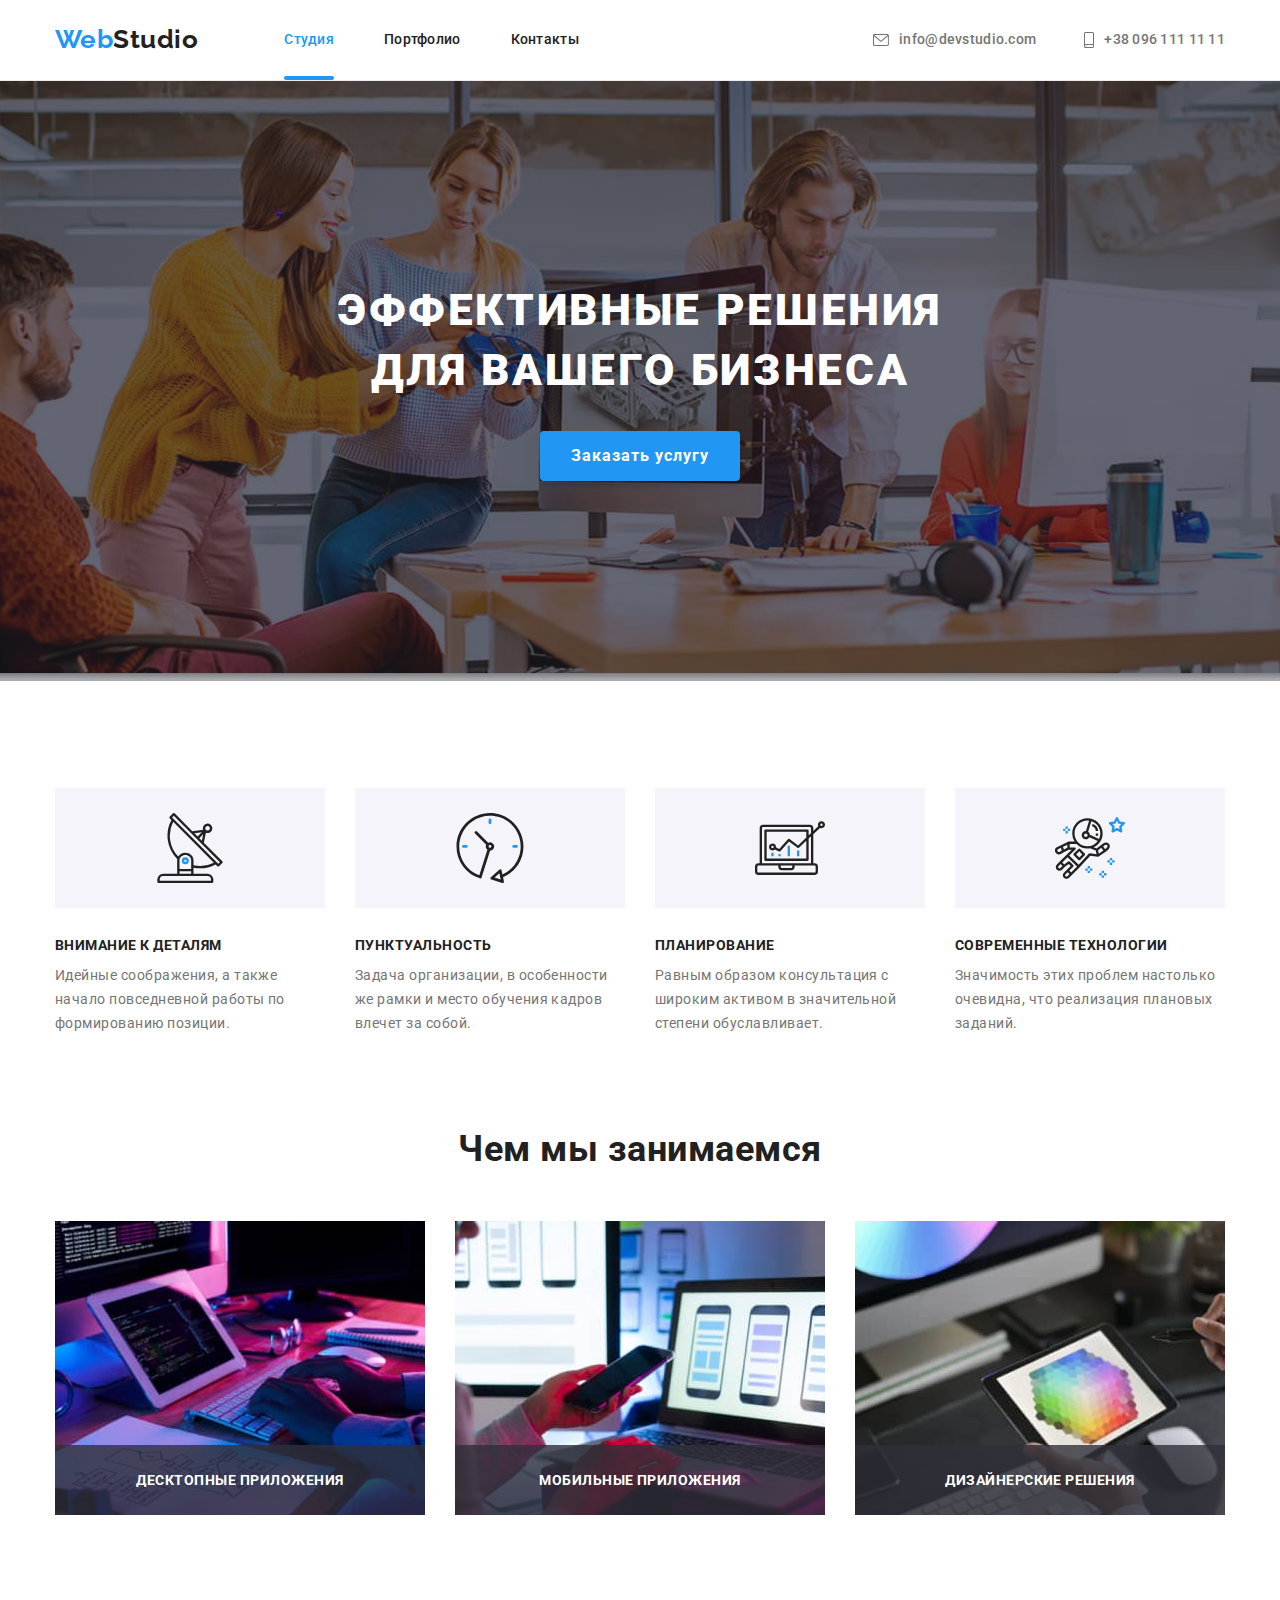
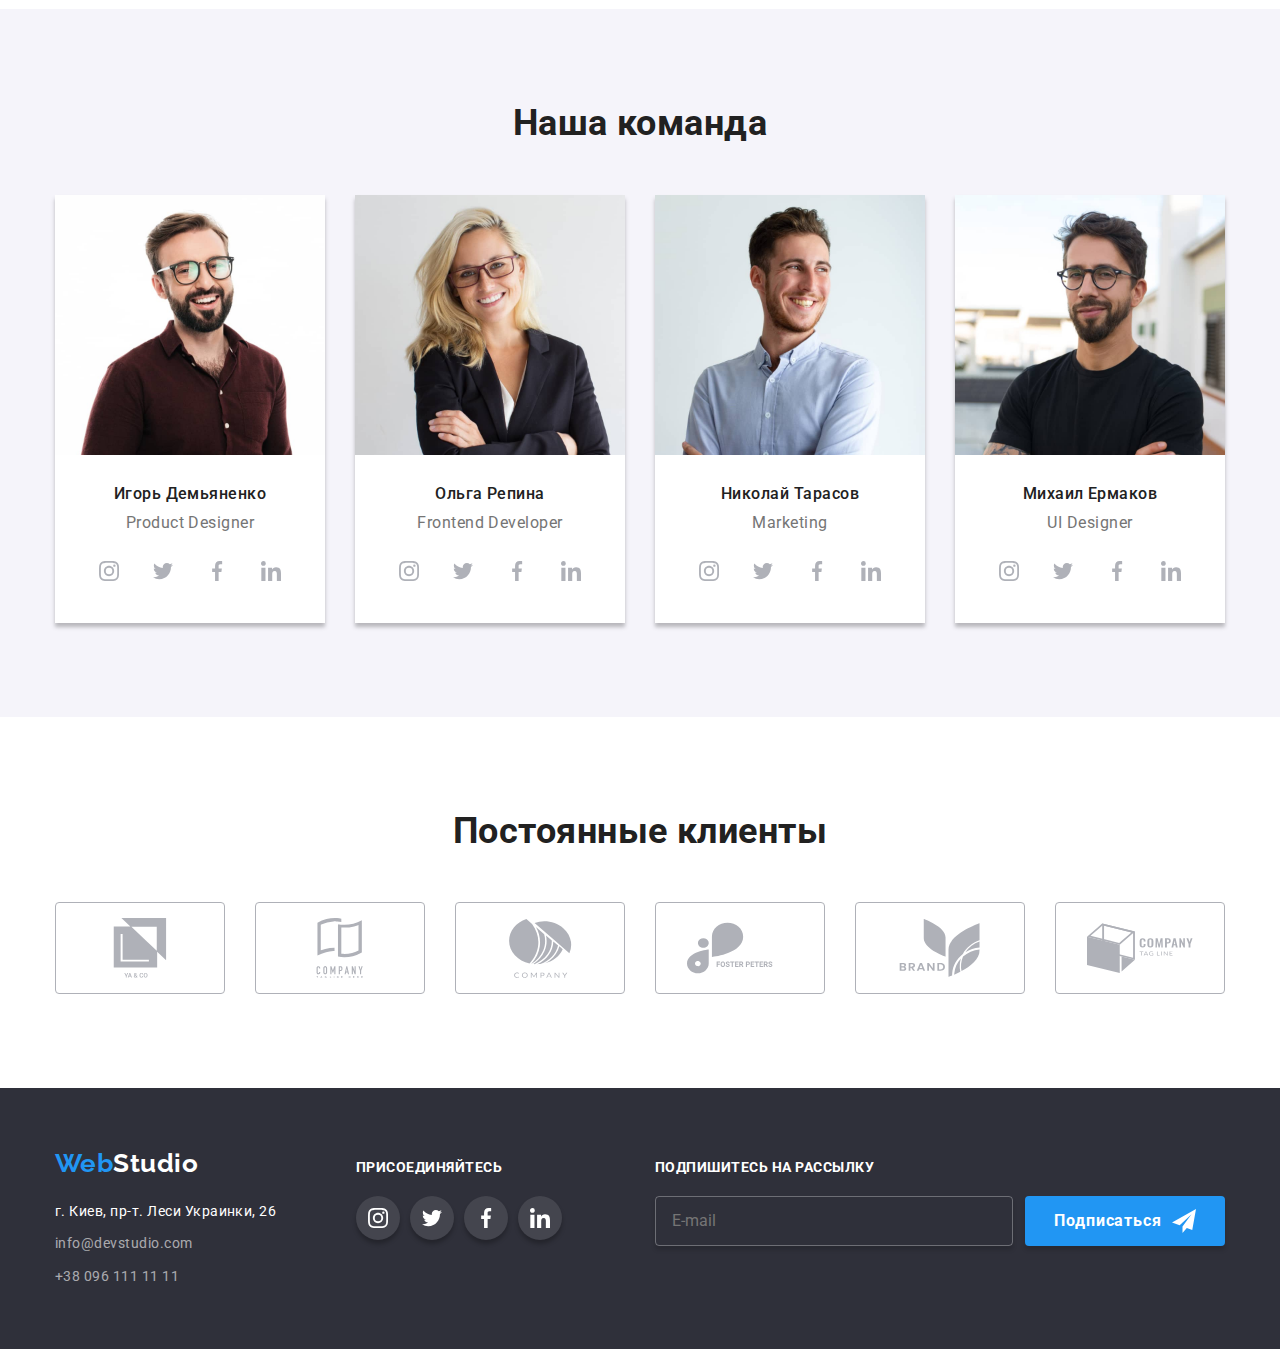
<file: index.html>
<!DOCTYPE html>
<html lang="ru">
    <head>
        <meta charset="UTF-8" />
        <meta http-equiv="X-UA-Compatible" content="IE=edge" />
        <meta name="viewport" content="width=device-width, initial-scale=1.0" />
        <title>Студия</title>
        <link rel="preconnect" href="https://fonts.googleapis.com">
        <link rel="preconnect" href="https://fonts.gstatic.com" crossorigin>
        <link href="https://fonts.googleapis.com/css2?family=Raleway:wght@700&family=Roboto:wght@400;500;700;900&display=swap" rel="stylesheet">
        <link rel="stylesheet" href="https://cdnjs.cloudflare.com/ajax/libs/modern-normalize/1.1.0/modern-normalize.min.css">
        <link rel="stylesheet" href="./css/main.min.css">
    </head>

    <body>

        <!--Шапка страницы-->

    <header class="header">
        <div class="container">
            <div class="header__container">
                <nav class="navigation">
                
                    <a class="logo header__logo link " href="./index.html">
                        Web<span class="logo--black">Studio</span>
                    </a>
    
                    <ul class="navigation__list list">
                        <li class="navigation__item">
                            <a class="navigation__link navigation__link--current  link" href="./index.html" >
                                Студия
                            </a>
                        </li>
    
                        <li class="navigation__item">
                            <a class="navigation__link link" href="./portfolio.html" >
                                Портфолио
                            </a>
                        </li>
    
                        <li class="navigation__item">
                            <a class="navigation__link link" href="" >
                                Контакты
                            </a>
                        </li>
                    </ul>

                </nav>
                
                <ul class="header__contacts-list list">
                    <li class="header__contacts-item">
                        <a class="header__contacts-link link" href="mailto:info@devstudio.com" >
                            <svg class="header__envelope-icon" width="16" height="12">
                                <use href="./images/icons.svg#envelope"></use>
                            </svg>info@devstudio.com
                        </a>
                    </li>
                    <li class="header__contacts-item">
                        <a class="header__contacts-link link" href="tel:+380961111111" >
                            <svg class="header__phone-icon" width="10" height="16">
                                <use href="./images/icons.svg#smartphone"></use>
                            </svg>+38 096 111 11 11
                        </a>
                    </li>
                </ul>

            </div>
        </div>
    </header>

        <!--Основной контент-->

        <main>

        <!--Первая секция-->
            
            <section class="hero">
                <div class="hero__container">
                    <h1 class="hero__title">Эффективные решения для вашего бизнеса</h1>
                    <button class="btn btn--big" data-modal-open type="button">Заказать услугу</button>
                </div>
            </section>

        <!--Вторая секция-->

            <section class="benefits">
                <div class="container">
                    <div class="benefits__content">
                        <h2 class="visually-hidden" tabindex="-1">Наши преимущества</h2> <!--Скрытый заголовок-->

                    <ul class=" benefits__list list">
                        <li class="benefits__item">
                            <article class="benefits-card">
                                <div class="benefits-card__icon-box">
                                    <svg class="benefits-card__icon">
                                        <use xlink:href="./images/icons.svg#workflow-1"></use>
                                    </svg>
                                </div>
                                <h3 class="benefits-card__subtitle">Внимание к деталям</h3>
                                <p class="benefits-card__text">
                                    Идейные соображения, а также начало повседневной работы по
                                    формированию позиции.
                                </p>
                            </article>
                            
                        </li>

                        <li class="benefits__item">
                            <article class="benefits-card">
                                <div class="benefits-card__icon-box">
                                    <svg class="benefits-card__icon">
                                        <use xlink:href="./images/icons.svg#workflow-2"></use>
                                    </svg>
                                </div>
                                <h3 class="benefits-card__subtitle">Пунктуальность</h3>
                                <p class="benefits-card__text">
                                    Задача организации, в особенности же рамки и место обучения кадров
                                    влечет за собой.
                                </p>
                            </article>
                            
                        </li>

                        <li class="benefits__item">
                            <article class="benefits-card">
                                <div class="benefits-card__icon-box">
                                    <svg class="benefits-card__icon">
                                        <use xlink:href="./images/icons.svg#workflow-3"></use>
                                    </svg>
                                </div>
                                <h3 class="benefits-card__subtitle">Планирование</h3>
                                <p class="benefits-card__text">
                                    Равным образом консультация с широким активом в значительной
                                    степени обуславливает.
                                </p>
                            </article>
                                
                        </li>

                        <li class="benefits__item">
                            <article class="benefits-card">
                                <div class="benefits-card__icon-box">
                                    <svg class="benefits-card__icon">
                                        <use xlink:href="./images/icons.svg#workflow-4"></use>
                                    </svg>
                                </div>
                                <h3 class="benefits-card__subtitle">Современные технологии</h3>
                                <p class="benefits-card__text">
                                    Значимость этих проблем настолько очевидна, что реализация
                                    плановых заданий.
                                </p>
                            </article>
                            
                        </li>
                    </ul>
                    </div>
                    
                </div>
            </section>
            
        <!--Третья секция-->
            
            <section class="what-we-do">
                <div class="container">
                    <div class="what-we-do__content">
                        <h2 class="title what-we-do__title">Чем мы занимаемся</h2>

                        <ul class="what-we-do__list list">
                            <li class="what-we-do__item">
                                <article class="activity">
                                    <img src="./images/what-we-do-1.jpg" alt="Программист пишет код на клавиатуре" width="370"/>
                                    <div class="activity__overlay">
                                        <p class="activity__text">Десктопные приложения</p>
                                    </div>
                                </article>
                            </li>

                            <li class="what-we-do__item">
                                <article class="activity">
                                    <img src="./images/what-we-do-2.jpg" alt="Тестировщик проверяет изображение на телефоне" width="370"/>
                                    <div class="activity__overlay">
                                        <p class="activity__text">Мобильные приложения</p>
                                    </div>
                                </article>
                            </li>

                            <li class="what-we-do__item">
                                <article class="activity">
                                    <img src="./images/what-we-do-3.jpg" alt="Палитра цветов в виде ромба на экране планшета" width="370" />
                                    <div class="activity__overlay">
                                        <p class="activity__text">Дизайнерские решения</p>
                                    </div>
                                </article>
                            </li>
                        </ul>
                    </div>
                    
                </div>
            </section>

        <!--Четвертая секция-->

            <section class="team">
                <div class="container">
                    <div class="team__content">
                        <h2 class=" title team__title">Наша команда</h2>
                        <ul class="team__list list">
                        
                            <li class="team__item">
                                <article class="person">
                                        <img src="./images/team-member1.jpg" alt="Фотография продукт дизайнера" width="270"/>
                                
                                    <div class="person__meta">
                                        <h3 class="person__name">Игорь Демьяненко</h3>
                                        <p class="person__position" lang="en">Product Designer</p>
                                
                                            
                                            <div class="communications">
                                                <ul class="communications__list list">    
                                                    <li class="communications__item">
                                                        <a class="communications__link" href="">
                                                            <svg class="communications__icon">    
                                                                <use xlink:href="./images/icons.svg#instagram"></use>
                                                            </svg>  
                                                        </a>  
                                                    </li>
                
                                                    <li class="communications__item">
                                                        <a class="communications__link" href="">
                                                            <svg class="communications__icon">
                                                                <use xlink:href="./images/icons.svg#twitter"></use>
                                                            </svg>
                                                        </a>
                                                    </li>
                
                                                    <li class="communications__item">
                                                        <a class="communications__link" href="">
                                                            <svg class="communications__icon">
                                                                <use xlink:href="./images/icons.svg#facebook"></use>
                
                                                            </svg>
                                                        </a>
                                                    </li>
                
                                                    <li class="communications__item">
                                                        <a class="communications__link" href="">
                                                            <svg class="communications__icon">
                                                                <use xlink:href="./images/icons.svg#linkedin"></use>
                                                            </svg>
                                                        </a>
                                                    </li>
                                                </ul>
                                            </div>
                                    </div>
                                </article>
                            </li>
                            
                            <li class="team__item">
                                <article class="person">
                                    <img src="./images/team-member2.jpg" alt="Фотография фронтенд разработчика" width="270"/>

                                <div class="person__meta">
                                    <h3 class="person__name">Ольга Репина</h3>
                                    <p class="person__position" lang="en">Frontend Developer</p>
                                    
                                    <div class="communications">

                                        <ul class="communications__list list">    
                                            <li class="communications__item">
                                                <a class="communications__link" href="">
                                                    <svg class="communications__icon">    
                                                        <use xlink:href="./images/icons.svg#instagram"></use>
                                                    </svg>  
                                                </a>  
                                            </li>
        
                                            <li class="communications__item">
                                                <a class="communications__link" href="">
                                                    <svg class="communications__icon">
                                                        <use xlink:href="./images/icons.svg#twitter"></use>
                                                    </svg>
                                                </a>
                                            </li>
        
                                            <li class="communications__item">
                                                <a class="communications__link" href="">
                                                    <svg class="communications__icon">
                                                        <use xlink:href="./images/icons.svg#facebook"></use>
        
                                                    </svg>
                                                </a>
                                            </li>
        
                                            <li class="communications__item">
                                                <a class="communications__link" href="">
                                                    <svg class="communications__icon">
                                                        <use xlink:href="./images/icons.svg#linkedin"></use>
                                                    </svg>
                                                </a>
                                            </li>
                                        </ul>
                                    </div>

                                </div>
                                </article>
                                    
                            </li>
                            
                            <li class="team__item">
                                <article class="person">
                                    <img src="./images/team-member3.jpg" alt="Фотография маркетолога" width="270"/>
                                
                                    <div class="person__meta">
                                        <h3 class="person__name">Николай Тарасов</h3>
                                        <p class="person__position" lang="en">Marketing</p>
                                        
                                        <div class="communications">
                                            <ul class="communications__list list">    
                                                <li class="communications__item">
                                                    <a class="communications__link" href="">
                                                        <svg class="communications__icon">    
                                                            <use xlink:href="./images/icons.svg#instagram"></use>
                                                        </svg>  
                                                    </a>  
                                                </li>
            
                                                <li class="communications__item">
                                                    <a class="communications__link" href="">
                                                        <svg class="communications__icon">
                                                            <use xlink:href="./images/icons.svg#twitter"></use>
                                                        </svg>
                                                    </a>
                                                </li>
            
                                                <li class="communications__item">
                                                    <a class="communications__link" href="">
                                                        <svg class="communications__icon">
                                                            <use xlink:href="./images/icons.svg#facebook"></use>
            
                                                        </svg>
                                                    </a>
                                                </li>
            
                                                <li class="communications__item">
                                                    <a class="communications__link" href="">
                                                        <svg class="communications__icon">
                                                            <use xlink:href="./images/icons.svg#linkedin"></use>
                                                        </svg>
                                                    </a>
                                                </li>
                                            </ul>
                                        </div>
                                    </div>
                                </article>

                            </li>
                            
                            <li class="team__item">
                                <article class="person">
                                    <img src="./images/team-member4.jpg" alt="Фотография дизайнера" width="270"/>
                                    <div class="person__meta">
                                        <h3 class="person__name">Михаил Ермаков</h3>
                                        <p class="person__position" lang="en">UI Designer</p>
                                        
                                        <div class="communications">
                                            <ul class="communications__list list">    
                                                <li class="communications__item">
                                                    <a class="communications__link" href="">
                                                        <svg class="communications__icon">    
                                                            <use xlink:href="./images/icons.svg#instagram"></use>
                                                        </svg>  
                                                    </a>  
                                                </li>

                                                <li class="communications__item">
                                                    <a class="communications__link" href="">
                                                        <svg class="communications__icon">
                                                            <use xlink:href="./images/icons.svg#twitter"></use>
                                                        </svg>
                                                    </a>
                                                </li>

                                                <li class="communications__item">
                                                    <a class="communications__link" href="">
                                                        <svg class="communications__icon">
                                                            <use xlink:href="./images/icons.svg#facebook"></use>

                                                        </svg>
                                                    </a>
                                                </li>

                                                <li class="communications__item">
                                                    <a class="communications__link" href="">
                                                        <svg class="communications__icon">
                                                            <use xlink:href="./images/icons.svg#linkedin"></use>
                                                        </svg>
                                                    </a>
                                                </li>
                                            </ul>
                                        </div>    
                                        
                                    </div>
                                </article>
                                
                            </li>
                        </ul>
                    </div>
                </div>
            </section>

                        <!-- Пятая секция -->

            <section class="clients">
                <div class="container">
                    <div class="clients__content">

                        <h2 class="title clients__title">Постоянные клиенты</h2>

                        <ul class="clients__list list">
                            <li class="clients__item">
                                <a class="clients__link" href="">
                                    <svg class="clients__icon">
                                        <use xlink:href="./images/icons.svg#clients-1"></use>
                                    </svg>
                                </a>
                            </li>
                            <li class="clients__item">
                                <a class="clients__link" href="">
                                    <svg class="clients__icon">
                                        <use xlink:href="./images/icons.svg#clients-2"/>
                                    </svg>
                                </a>
                            </li>
                            <li class="clients__item">
                                <a class="clients__link" href="">
                                    <svg class="clients__icon" width="160" height="60">
                                        <use xlink:href="./images/icons.svg#clients-3"/>
                                    </svg>
                                </a>
                            </li>
                            <li class="clients__item">
                                <a class="clients__link" href="">
                                    <svg class="clients__icon">
                                        <use xlink:href="./images/icons.svg#clients-4"/>
                                    </svg>
                                </a>
                            </li>
                            <li class="clients__item">
                                <a class="clients__link" href="">
                                    <svg class="clients__icon">
                                        <use xlink:href="./images/icons.svg#clients-5"/>
                                    </svg>
                                </a>
                            </li>
                            <li class="clients__item">
                                <a class="clients__link" href="">

                                    <svg class="clients__icon">
                                        <use xlink:href="./images/icons.svg#clients-6"/>
                                    </svg>

                                </a>
                            </li>
                        </ul>
                    </div>
                    

                </div>
            </section>

        </main>

        <!--Подвал страницы-->


    <footer class="footer">

        <div class="footer__container container">
            
            <div>
                
                <a class="logo footer__logo link" href="./index.html">
                    Web<span class="logo--white">Studio</span></a>
                        
                <address class="footer__address">
                    <p class="footer__address-text">г. Киев, пр-т. Леси Украинки, 26</p>
                    <ul class="footer__address-list list">
                        <li class="footer__address-item">
                            <a class="footer__address-link link" href="mailto:info@devstudio.com">info@devstudio.com</a>
                        </li>
                        <li class="footer__address-item">
                            <a class="footer__address-link link" href="tel:+380961111111">+38 096 111 11 11</a>
                        </li>
        
                    </ul>
                </address>
            </div>

            <div class="footer__join-us">

                <p class="footer__join-us-text">Присоединяйтесь</p>

                    <div class="communications">

                        <ul class="communications__list list">    
                            <li class="communications__item">
                                <a class="communications__link footer__communications--dark" href="">
                                    <svg class="communications__icon">    
                                        <use xlink:href="./images/icons.svg#instagram"></use>
                                    </svg>  
                                </a>  
                            </li>

                            <li class="communications__item">
                                <a class="communications__link footer__communications--dark" href="">
                                    <svg class="communications__icon">
                                        <use xlink:href="./images/icons.svg#twitter"></use>
                                    </svg>
                                </a>
                            </li>

                            <li class="communications__item">
                                <a class="communications__link footer__communications--dark" href="">
                                    <svg class="communications__icon">
                                        <use xlink:href="./images/icons.svg#facebook"></use>

                                    </svg>
                                </a>
                            </li>

                            <li class="communications__item">
                                <a class="communications__link footer__communications--dark" href="">
                                    <svg class="communications__icon">
                                        <use xlink:href="./images/icons.svg#linkedin"></use>
                                    </svg>
                                </a>
                            </li>
                        </ul>
                    </div>
            </div>

            <div class="footer__subscribe">
                <p class="footer__subscribe-text">Подпишитесь на рассылку</p>
                
                <form class="footer__subscribe-form">
                    <input class="footer__subscribe-input" type="email" name="email" placeholder="E-mail">
                    <button class="btn btn--big footer__subscribe-button" type="submit">Подписаться
                        <svg class="footer__subscribe-icon" width="24" height="24">
                            <use xlink:href="./images/icons.svg#icon-send"/>
                        </svg>
                    </button>
                </form>
            </div>

        </div>            
    </footer>

        <div class="backdrop is-hidden" data-modal>
            <div class="modal">
                
                <p class="modal__text">Оставьте свои данные, мы вам перезвоним</p>
                
                <form class="modal__form">

                        <label class="modal__form-field">
                            <input class="modal__form-input" type="text" name="name" placeholder=" " autocomplete="off">
                            <span class="modal__form-label">Имя</span>
                            <svg class="modal__form-icon" width="18" height="18">
                                <use xlink:href="./images/icons.svg#modal-name"/>
                            </svg>
                        </label>

                        <label class="modal__form-field">
                            <input class="modal__form-input" type="tel" name="tel" placeholder=" " autocomplete="off">
                            <span class="modal__form-label">Телефон</span>
                            <svg class="modal__form-icon" width="18" height="18">
                                <use xlink:href="./images/icons.svg#modal-phone"></use>
                            </svg>
                        </label>

                        <label class="modal__form-field">
                            <input class="modal__form-input" type="email" name="email" placeholder=" " autocomplete="off">
                            <span class="modal__form-label">Почта</span>
                            <svg class="modal__form-icon" width="18" height="18">
                                <use xlink:href="./images/icons.svg#modal-mail"></use>
                            </svg>
                        </label>

                        <label class="modal__form-field">
                            <textarea class="modal__form-comment" placeholder="Введите текст" name="comment" rows="10"></textarea>
                            <span class="modal__form-comment-label">Комментарий</span>
                        </label>


                        <label class="modal__form-checkbox">
                            <input class="modal__form-checkbox-input" type="checkbox">
                        
                            <svg class="modal__form-empty-icon" width="16px" height="15px">
                                <use xlink:href="./images/icons.svg#empty-check"/>
                            </svg>

                            <svg class="modal__form-checkbox-icon" width="16px" height="15px">
                                <use xlink:href="./images/icons.svg#checkmark"></use>
                            </svg>
                    
                            <span class="modal__form-checkbox-label">Соглашаюсь с рассылкой и принимаю</span>
                            <a class="modal__form-license" href="">Условия договора</a>
                            
                        </label>
                    

                        <button class="btn btn--big" type="submit">
                            Отправить
                        </button>
                </form>

                <button class="modal__close-btn" data-modal-close>
                    <svg class="modal__close-icon">
                        <use xlink:href="./images/icons.svg#close-icon"/>
                    </svg>
                </button>

            </div>
        </div>
        <script src="./scripts/modal.js"></script>
    </body>

</html>
</file>
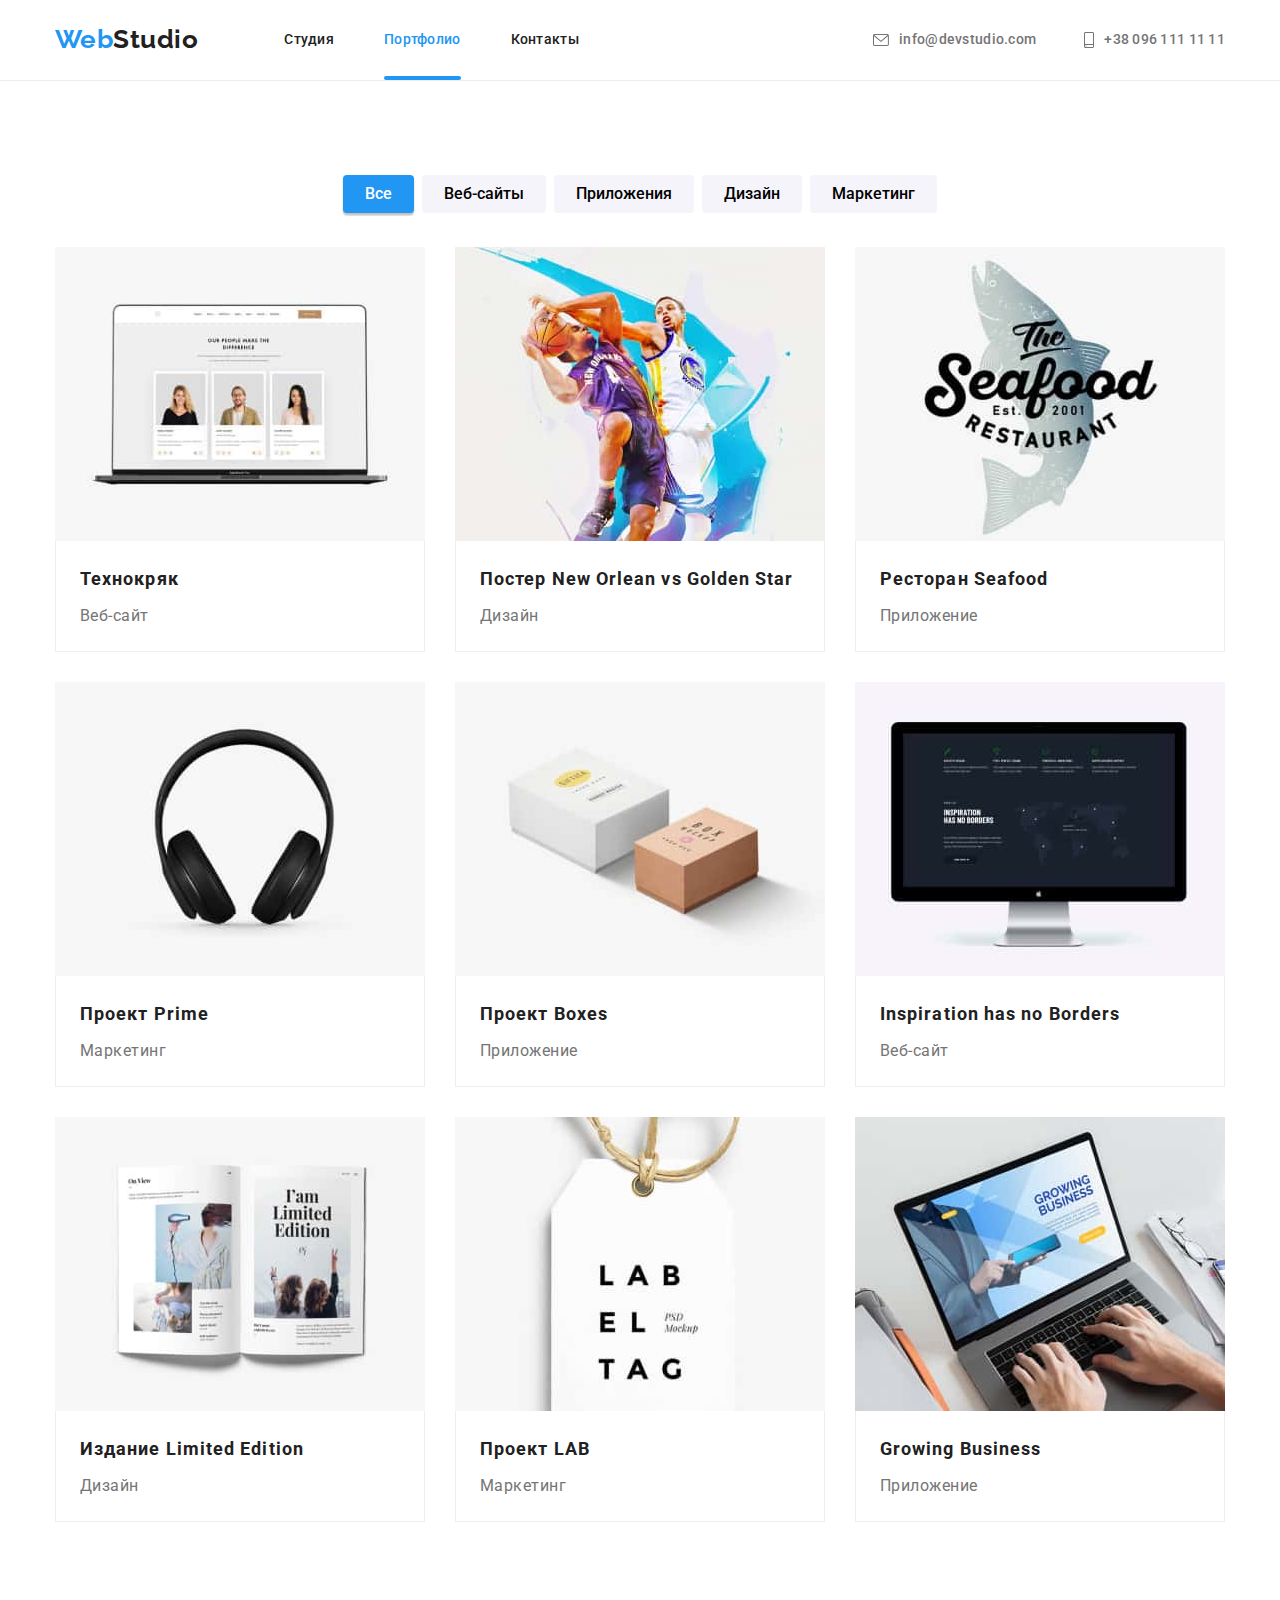
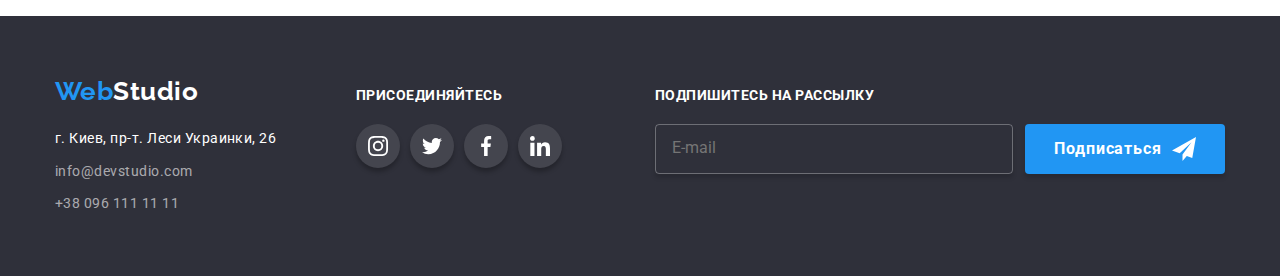
<file: portfolio.html>
<!DOCTYPE html>
<html lang="ru">
<head>
    <meta charset="UTF-8">
    <meta http-equiv="X-UA-Compatible" content="IE=edge">
    <meta name="viewport" content="width=device-width, initial-scale=1.0">
    <title>Портфолио</title>
    <link rel="preconnect" href="https://fonts.googleapis.com">
    <link rel="preconnect" href="https://fonts.gstatic.com" crossorigin>
    <link href="https://fonts.googleapis.com/css2?family=Raleway:wght@700&family=Roboto:wght@400;500;700;900&display=swap" rel="stylesheet">
    <link rel="stylesheet" href="https://cdnjs.cloudflare.com/ajax/libs/modern-normalize/1.1.0/modern-normalize.min.css">
    <link rel="stylesheet" href="./css/main.min.css">
</head>

<body>

                    <!--Шапка страницы-->

    <header class="header">
        <div class="container">
            <div class="header__container">
                <nav class="navigation">
                
                    <a class="logo header__logo link " href="./index.html">
                        Web<span class="logo--black">Studio</span>
                    </a>
    
                    <ul class="navigation__list list">
                        <li class="navigation__item">
                            <a class="navigation__link link" href="./index.html" >
                                Студия
                            </a>
                        </li>
    
                        <li class="navigation__item">
                            <a class="navigation__link navigation__link--current link" href="./portfolio.html" >
                                Портфолио
                            </a>
                        </li>
    
                        <li class="navigation__item">
                            <a class="navigation__link link" href="" >
                                Контакты
                            </a>
                        </li>
                    </ul>

                </nav>
                
                <ul class="header__contacts-list list">
                    <li class="header__contacts-item">
                        <a class="header__contacts-link link" href="mailto:info@devstudio.com" >
                            <svg class="header__envelope-icon" width="16" height="12">
                                <use href="./images/icons.svg#envelope"></use>
                            </svg>info@devstudio.com
                        </a>
                    </li>
                    <li class="header__contacts-item">
                        <a class="header__contacts-link link" href="tel:+380961111111" >
                            <svg class="header__phone-icon" width="10" height="16">
                                <use href="./images/icons.svg#smartphone"></use>
                            </svg>+38 096 111 11 11
                        </a>
                    </li>
                </ul>

            </div>
        </div>
    </header>
                

                                    <!--Секция примеров работ-->
    <main>    
        <section class="portfolio">
                                    <!--Скрытый заголовок-->
            <h1 class="visually-hidden" tabindex="-1">Портфолио</h1>
                <div class="container">
                    <div class="portfolio__content">
                        <ul class="portfolio__btn-list list">
                            <li class="portfolio__btn-item">
                                <button class="btn btn--small btn--current" type="button">Все</button>
                            </li>
            
                            <li class="portfolio__btn-item">
                                <button class="btn btn--small" type="button">Веб-сайты</button>
                            </li>
            
                            <li class="portfolio__btn-item">
                                <button class="btn btn--small" type="button">Приложения</button>
                            </li>
            
                            <li class="portfolio__btn-item">
                                <button class="btn btn--small" type="button">Дизайн</button>
                            </li>
            
                            <li class="portfolio__btn-item">
                                <button class="btn btn--small" type="button">Маркетинг</button>
                            </li>
                        </ul>

                        <ul class="portfolio__card-list list">
                            <li class="portfolio__card-item item">
                                
                                <article class="product">
                                    <a class="product__card-link link" href="">
                                        <div class="product__card-thumb">
                                            <img src="./images/project1.jpg" width="370" alt="Ноутбук с открытым веб-сайтом">
                                            <div class="product__card-overlay">
                                                <p class="product__card-overlay-text">Технокряк это современная площадка распространения коронавируса.
                                                    Компании используют эту платформу для цифрового шпионажа
                                                    и атак на защищённые сервера конкурентов.
                                                </p>
                                            </div>
                                        </div>
                                        <div class="product__card-content">
                                            <h2 class="product__card-subtitle">Технокряк</h2>
                                            <p class="product__card-text">Веб-сайт</p>
                                        </div>
                                    </a>
                                </article>
                                
                            </li>
            
                            <li class="portfolio__card-item item">
                                <article class="product">
                                    <a class="product__card-link link" href="">
                                        <div class="product__card-thumb">
                                            <img src="./images/project2.jpg" width="370" alt="Постер с двумя баскетболистами которые борятся за мяч">
                                            <div class="product__card-overlay">
                                                <p class="product__card-overlay-text">Технокряк это современная площадка распространения коронавируса.
                                                    Компании используют эту платформу для цифрового шпионажа
                                                    и атак на защищённые сервера конкурентов.
                                                </p>
                                            </div>
                                        </div>
                                        
                                    
                                        <div class="product__card-content">
                                            <h2 class="product__card-subtitle">Постер <span lang="en">New Orlean vs Golden Star</span></h2>
                                            <p class="product__card-text">Дизайн</p>
                                        </div>
        
                                    </a>
                                </article>
                                
                            </li>
            
                            <li class="portfolio__card-item item">
                                <article class="product">
                                    <a class="product__card-link link" href="">
                                    
                                        <div class="product__card-thumb">
                                            <img src="./images/project3.jpg" width="370" alt="Логотип ресторана морепродуктов">
                                            <div class="product__card-overlay">
                                                <p class="product__card-overlay-text">Технокряк это современная площадка распространения коронавируса.
                                                    Компании используют эту платформу для цифрового шпионажа
                                                    и атак на защищённые сервера конкурентов.
                                                </p>
                                            </div>
                                        </div>
                                        
                                        
                                        <div class="product__card-content">
                                            <h2 class="product__card-subtitle">Ресторан <span lang="en">Seafood</span></h2>
                                            <p class="product__card-text">Приложение</p>
                                        </div>
        
                                    </a>
                                </article>
                                
                            </li>
            
                            <li class="portfolio__card-item item">
                                <article class="product">
                                    <a class="product__card-link link" href="">
                                        
                                        <div class="product__card-thumb">
                                            <img src="./images/project4.jpg" width="370" alt="Полноразмерные наушники" >
                                            <div class="product__card-overlay">
                                                <p class="product__card-overlay-text">Технокряк это современная площадка распространения коронавируса.
                                                    Компании используют эту платформу для цифрового шпионажа
                                                    и атак на защищённые сервера конкурентов.
                                                </p>
                                            </div>
                                        </div>
                                        
                                        
                                        <div class="product__card-content">
                                            <h2 class="product__card-subtitle">Проект <span lang="en">Prime</span></h2>
                                            <p class="product__card-text">Маркетинг</p>
                                        </div>
        
                                    </a>
                                </article>
                                
                            </li>
            
                            <li class="portfolio__card-item item">
                                <a class="product__card-link link" href="">
                                        
                                    <div class="product__card-thumb">
                                        <img src="./images/project5.jpg" width="370" alt="Две коробки, маленькая белая и большая коричневая">
                                        <div class="product__card-overlay">
                                            <p class="product__card-overlay-text">Технокряк это современная площадка распространения коронавируса.
                                                Компании используют эту платформу для цифрового шпионажа
                                                и атак на защищённые сервера конкурентов.
                                            </p>
                                        </div>
                                    </div>
                                    
                                    
                                    <div class="product__card-content">
                                        <h2 class="product__card-subtitle">Проект <span lang="en">Boxes</span></h2>
                                        <p class="product__card-text">Приложение</p>
                                    </div>

                                </a>
                            </li>
            
                            <li class="portfolio__card-item item">
                                <a class="product__card-link link" href="">
                                        
                                    <div class="product__card-thumb">
                                        <img src="./images/project6.jpg" width="370" alt="Компьютер моноблок с открытыс сайтом на экране">
                                        <div class="product__card-overlay">
                                            <p class="product__card-overlay-text">Технокряк это современная площадка распространения коронавируса.
                                                Компании используют эту платформу для цифрового шпионажа
                                                и атак на защищённые сервера конкурентов.
                                            </p>
                                        </div>
                                    </div>
                                    
                                    
                                    <div class="product__card-content">
                                        <h2 class="product__card-subtitle" lang="en">Inspiration has no Borders</h2>
                                        <p class="product__card-text">Веб-сайт</p>
                                    </div>

                                </a>
                            </li>
            
                            <li class="portfolio__card-item item">
                                <a class="product__card-link link" href="">
                                        
                                    <div class="product__card-thumb">
                                        <img src="./images/project7.jpg" width="370" alt="Открытый журнал со статьями">
                                        <div class="product__card-overlay">
                                            <p class="product__card-overlay-text">Технокряк это современная площадка распространения коронавируса.
                                                Компании используют эту платформу для цифрового шпионажа
                                                и атак на защищённые сервера конкурентов.
                                            </p>
                                        </div>
                                    </div>
                                    
                                    
                                    <div class="product__card-content">
                                        <h2 class="product__card-subtitle">Издание <span lang="en">Limited Edition</span></h2>
                                        <p class="product__card-text">Дизайн</p>
                                    </div>

                                </a>
                            </li>
            
                            <li class="portfolio__card-item item">
                                <a class="product__card-link link" href="">
                                        
                                    <div class="product__card-thumb">
                                        <img src="./images/project8.jpg" width="370" alt="Бирка с названием проекта">
                                        <div class="product__card-overlay">
                                            <p class="product__card-overlay-text">Технокряк это современная площадка распространения коронавируса.
                                                Компании используют эту платформу для цифрового шпионажа
                                                и атак на защищённые сервера конкурентов.
                                            </p>
                                        </div>
                                    </div>
                                    
                                    
                                    <div class="product__card-content">
                                        <h2 class="product__card-subtitle">Проект <span lang="en">LAB</span></h2>
                                        <p class="product__card-text">Маркетинг</p>
                                    </div>

                                </a>
                            </li>
            
                            <li class="portfolio__card-item item">
                                <a class="product__card-link link" href="">
                                        
                                    <div class="product__card-thumb">
                                        <img src="./images/project9.jpg" width="370" alt="Ноутбук с открытым приложением">
                                        <div class="product__card-overlay">
                                            <p class="product__card-overlay-text">Технокряк это современная площадка распространения коронавируса.
                                                Компании используют эту платформу для цифрового шпионажа
                                                и атак на защищённые сервера конкурентов.
                                            </p>
                                        </div>
                                    </div>
                                    
                                    
                                    <div class="product__card-content">
                                        <h2 class="product__card-subtitle" lang="en">Growing Business</h2>
                                        <p class="product__card-text">Приложение</p>
                                    </div>

                                </a>
                            </li>
            
                        </ul>
                    </div>
                </div>

        </section>
    
    </main>
                <!--Подвал страницы-->

    <footer class="footer">

        <div class="footer__container container">
            
            <div>
                
                <a class="logo footer__logo link" href="./index.html">
                    Web<span class="logo--white">Studio</span></a>
                        
                <address class="footer__address">
                    <p class="footer__address-text">г. Киев, пр-т. Леси Украинки, 26</p>
                    <ul class="footer__address-list list">
                        <li class="footer__address-item">
                            <a class="footer__address-link link" href="mailto:info@devstudio.com">info@devstudio.com</a>
                        </li>
                        <li class="footer__address-item">
                            <a class="footer__address-link link" href="tel:+380961111111">+38 096 111 11 11</a>
                        </li>
        
                    </ul>
                </address>
            </div>

            <div class="footer__join-us">

                <p class="footer__join-us-text">Присоединяйтесь</p>

                    <div class="communications">

                        <ul class="communications__list list">    
                            <li class="communications__item">
                                <a class="communications__link footer__communications--dark" href="">
                                    <svg class="communications__icon">    
                                        <use xlink:href="./images/icons.svg#instagram"></use>
                                    </svg>  
                                </a>  
                            </li>

                            <li class="communications__item">
                                <a class="communications__link footer__communications--dark" href="">
                                    <svg class="communications__icon">
                                        <use xlink:href="./images/icons.svg#twitter"></use>
                                    </svg>
                                </a>
                            </li>

                            <li class="communications__item">
                                <a class="communications__link footer__communications--dark" href="">
                                    <svg class="communications__icon">
                                        <use xlink:href="./images/icons.svg#facebook"></use>

                                    </svg>
                                </a>
                            </li>

                            <li class="communications__item">
                                <a class="communications__link footer__communications--dark" href="">
                                    <svg class="communications__icon">
                                        <use xlink:href="./images/icons.svg#linkedin"></use>
                                    </svg>
                                </a>
                            </li>
                        </ul>
                    </div>
            </div>

            <div class="footer__subscribe">
                <p class="footer__subscribe-text">Подпишитесь на рассылку</p>
                
                <form class="footer__subscribe-form">
                    <input class="footer__subscribe-input" type="email" name="email" placeholder="E-mail">
                    <button class="btn btn--big footer__subscribe-button" type="submit">Подписаться
                        <svg class="footer__subscribe-icon" width="24" height="24">
                            <use xlink:href="./images/icons.svg#icon-send"/>
                        </svg>
                    </button>
                </form>
            </div>

        </div>            
    </footer>

</body>

</html>
</file>
<file: css/main.min.css>
body{color:#212121;background-color:#fff;font-family:'Roboto', sans-serif;letter-spacing:0.03em}.visually-hidden{position:absolute;white-space:nowrap;width:1px;height:1px;overflow:hidden;border:0;padding:0;clip:rect(0 0 0 0);-webkit-clip-path:inset(50%);clip-path:inset(50%);margin:-1px}.list{list-style-type:none;margin:0;padding:0}.link{text-decoration:none}.container{padding-left:15px;padding-right:15px;width:1200px;margin-left:auto;margin-right:auto}img{display:block}.header{border-bottom:1px solid #ECECEC}.header__container{display:-webkit-box;display:-ms-flexbox;display:flex;-webkit-box-align:center;-ms-flex-align:center;align-items:center}.logo{font-family:'Raleway', sans-serif;font-weight:700;font-size:26px;line-height:1.2;display:inline-block;color:#2196F3}.header__logo{margin-right:86px;padding-top:24px;padding-bottom:24px}.logo--black{display:inline-block;color:#212121}.footer__logo{margin-bottom:20px}.logo--white{display:inline-block;color:#fff}.header__contacts-link,.navigation__link{display:-webkit-box;display:-ms-flexbox;display:flex;padding-top:32px;padding-bottom:32px;-webkit-box-align:center;-ms-flex-align:center;align-items:center;font-weight:500;font-size:14px;line-height:1.14;letter-spacing:0.02em}.navigation__link:hover,.navigation__link:focus,.header__contacts-link:hover,.header__contacts-link:focus{color:#2196F3}.navigation,.navigation__list{display:-webkit-box;display:-ms-flexbox;display:flex;-webkit-box-align:center;-ms-flex-align:center;align-items:center}.navigation__item:not(:last-child){margin-right:50px}.navigation__link{color:#212121;position:relative;-webkit-transition:color 250ms cubic-bezier(0.4, 0, 0.2, 1);transition:color 250ms cubic-bezier(0.4, 0, 0.2, 1)}.navigation__link--current{color:#2196F3}.navigation__link--current::after{content:'';width:100%;height:4px;display:block;background-color:#2196F3;position:absolute;left:0;bottom:0;border-radius:2px}.header__contacts-list{display:-webkit-box;display:-ms-flexbox;display:flex;-webkit-box-align:center;-ms-flex-align:center;align-items:center;margin-left:auto}.header__contacts-item:not(:last-child){margin-right:48px}.header__contacts-link{color:#757575;-webkit-transition:color 250ms cubic-bezier(0.4, 0, 0.2, 1);transition:color 250ms cubic-bezier(0.4, 0, 0.2, 1)}.header__envelope-icon,.header__phone-icon{margin-right:10px;cursor:pointer;fill:currentColor}.hero{background-color:#2F303A;text-align:center;padding-top:200px;padding-bottom:200px;margin-left:auto;margin-right:auto;max-width:1600px;height:600px;background-image:-webkit-gradient(linear, left top, left bottom, from(rgba(47,48,58,0.4)), to(rgba(47,48,58,0.4))),url(../images/hero-image.jpg);background-image:linear-gradient(rgba(47,48,58,0.4), rgba(47,48,58,0.4)),url(../images/hero-image.jpg);background-size:cover;background-position:top;background-repeat:no-repeat}.hero__container{width:696px;margin:0 auto}.hero__title{color:#fff;margin-top:0;margin-bottom:30px;font-weight:900;font-size:44px;line-height:1.36;letter-spacing:0.06em;text-transform:uppercase}.btn{font-size:16px;cursor:pointer;border-radius:4px;border:none;font-family:inherit}.btn--big{min-width:200px;min-height:50px;font-weight:700;line-height:1.87;letter-spacing:0.06em;-webkit-box-shadow:0px 4px 4px rgba(0,0,0,0.15);box-shadow:0px 4px 4px rgba(0,0,0,0.15);background-color:#2196F3;color:#fff;-webkit-transition:background-color 250ms cubic-bezier(0.4, 0, 0.2, 1);transition:background-color 250ms cubic-bezier(0.4, 0, 0.2, 1)}.btn--big:hover,.btn--big:focus{background-color:#188ce8}.btn--small{font-weight:500;line-height:1.62;background-color:#F5F4FA;padding:6px 22px;-webkit-transition:background-color 250ms cubic-bezier(0.4, 0, 0.2, 1),color 250ms cubic-bezier(0.4, 0, 0.2, 1),-webkit-box-shadow 250ms cubic-bezier(0.4, 0, 0.2, 1);transition:background-color 250ms cubic-bezier(0.4, 0, 0.2, 1),color 250ms cubic-bezier(0.4, 0, 0.2, 1),-webkit-box-shadow 250ms cubic-bezier(0.4, 0, 0.2, 1);transition:background-color 250ms cubic-bezier(0.4, 0, 0.2, 1),color 250ms cubic-bezier(0.4, 0, 0.2, 1),box-shadow 250ms cubic-bezier(0.4, 0, 0.2, 1);transition:background-color 250ms cubic-bezier(0.4, 0, 0.2, 1),color 250ms cubic-bezier(0.4, 0, 0.2, 1),box-shadow 250ms cubic-bezier(0.4, 0, 0.2, 1),-webkit-box-shadow 250ms cubic-bezier(0.4, 0, 0.2, 1)}.btn--current,.btn--small:hover,.btn--small:focus{background-color:#2196F3;color:#fff;-webkit-box-shadow:0px 3px 1px rgba(0,0,0,0.1),0px 1px 2px rgba(0,0,0,0.08),0px 2px 2px rgba(0,0,0,0.12);box-shadow:0px 3px 1px rgba(0,0,0,0.1),0px 1px 2px rgba(0,0,0,0.08),0px 2px 2px rgba(0,0,0,0.12)}.portfolio__btn-list{display:-webkit-box;display:-ms-flexbox;display:flex;-webkit-box-pack:center;-ms-flex-pack:center;justify-content:center;margin-bottom:34px}.portfolio__btn-item:not(:first-child){margin-left:8px}.benefits__content{padding-top:107px;padding-bottom:94px}.benefits__list{display:-webkit-box;display:-ms-flexbox;display:flex}.benefits__item:not(:last-child){margin-right:30px}.benefits-card{display:inline-block;width:270px}.benefits-card__icon-box{display:-webkit-box;display:-ms-flexbox;display:flex;-webkit-box-pack:center;-ms-flex-pack:center;justify-content:center;-webkit-box-align:center;-ms-flex-align:center;align-items:center;height:120px;margin-bottom:30px;background-color:#F5F4FA}.benefits-card__icon{width:70px;height:70px;fill:currentColor}.benefits-card__subtitle{font-weight:700;font-size:14px;line-height:1.14;text-transform:uppercase;margin-top:0;margin-bottom:10px}.benefits-card__text{color:#757575;font-size:14px;line-height:1.7;margin-top:0;margin-bottom:0}.title{text-align:center;font-weight:700;font-size:36px;line-height:1.16}.what-we-do__content{padding-bottom:94px}.what-we-do__list{display:-webkit-box;display:-ms-flexbox;display:flex}.what-we-do__item:not(:last-child){margin-right:30px}.what-we-do__title{margin-top:0;margin-bottom:50px}.activity{position:relative}.activity__overlay{position:absolute;background-color:rgba(47,48,58,0.8);bottom:0;overflow:hidden}.activity__text{display:-webkit-box;display:-ms-flexbox;display:flex;-webkit-box-pack:center;-ms-flex-pack:center;justify-content:center;-webkit-box-align:center;-ms-flex-align:center;align-items:center;height:70px;width:370px;margin:0;font-weight:700;font-size:14px;line-height:calc(16 / 14);text-align:center;text-transform:uppercase;color:#fff}.team{background-color:#F5F4FA}.team__content{padding-top:94px;padding-bottom:94px}.team__title{margin-top:0;margin-bottom:50px}.team__list{display:-webkit-box;display:-ms-flexbox;display:flex}.team__item{-webkit-box-shadow:0px 4px 4px rgba(0,0,0,0.25);box-shadow:0px 4px 4px rgba(0,0,0,0.25)}.team__item:not(:last-child){margin-right:30px}.person{display:inline-block}.person__meta{padding:30px 32px;text-align:center;background-color:#fff}.person__name{margin-top:0;margin-bottom:10px;font-weight:500;font-size:16px;line-height:1.18}.person__position{margin-top:0;margin-bottom:16px;color:#757575;font-size:16px;line-height:1.18}.communications__list{display:-webkit-box;display:-ms-flexbox;display:flex}.communications__item:not(:first-child){margin-left:10px}.communications__link{display:-webkit-box;display:-ms-flexbox;display:flex;width:44px;height:44px;border-radius:50%;-webkit-box-pack:center;-ms-flex-pack:center;justify-content:center;-webkit-box-align:center;-ms-flex-align:center;align-items:center;color:#AFB1B8;cursor:pointer;-webkit-transition:background-color 250ms cubic-bezier(0.4, 0, 0.2, 1),color 250ms cubic-bezier(0.4, 0, 0.2, 1);transition:background-color 250ms cubic-bezier(0.4, 0, 0.2, 1),color 250ms cubic-bezier(0.4, 0, 0.2, 1)}.communications__link:hover,.communications__link:focus{color:#fff;background-color:#2196F3}.footer__communications--dark{-webkit-box-shadow:0px 4px 4px rgba(0,0,0,0.25);box-shadow:0px 4px 4px rgba(0,0,0,0.25);color:#fff;background-color:rgba(255,255,255,0.1)}.footer__communications--dark:hover,.footer__communications--dark:focus{background-color:#2196F3}.communications__icon{fill:currentColor;width:20px;height:20px}.clients__content{padding-top:94px;padding-bottom:94px}.clients__title{margin-top:0;margin-bottom:50px}.clients__list{display:-webkit-box;display:-ms-flexbox;display:flex}.clients__item:not(:first-child){margin-left:30px}.clients__link{display:-webkit-box;display:-ms-flexbox;display:flex;width:170px;height:92px;-webkit-box-pack:center;-ms-flex-pack:center;justify-content:center;-webkit-box-align:center;-ms-flex-align:center;align-items:center;border:1px solid #AFB1B8;border-radius:4px;color:#AFB1B8;-webkit-transition:border 250ms cubic-bezier(0.4, 0, 0.2, 1),color 250ms cubic-bezier(0.4, 0, 0.2, 1);transition:border 250ms cubic-bezier(0.4, 0, 0.2, 1),color 250ms cubic-bezier(0.4, 0, 0.2, 1)}.clients__link:hover,.clients__link:focus{border-color:#2196F3;color:#2196F3}.clients__icon{fill:currentColor;width:106px;height:60px}.footer{background-color:#2F303A;padding-top:60px;padding-bottom:60px}.footer__container{display:-webkit-box;display:-ms-flexbox;display:flex;-webkit-box-align:baseline;-ms-flex-align:baseline;align-items:baseline}.footer__address{font-style:normal;width:231px;font-size:14px;line-height:1.7}.footer__address-text{color:#fff;margin-top:0;margin-bottom:9px}.footer__address-link{color:rgba(255,255,255,0.6);display:inline-block;-webkit-transition:color 250ms cubic-bezier(0.4, 0, 0.2, 1);transition:color 250ms cubic-bezier(0.4, 0, 0.2, 1)}.footer__address-link:hover,.footer__address-link:focus{color:#2196F3}.footer__address-item:not(:last-child){margin-bottom:9px}.footer__join-us{margin-left:70px}.footer__join-us-text{margin:0;padding:0;margin-bottom:20px;color:#fff;font-weight:700;font-size:14px;line-height:1.14;text-transform:uppercase}.footer__subscribe-text{margin:0;padding:0;margin-bottom:20px;color:#fff;font-weight:700;font-size:14px;line-height:1.14;text-transform:uppercase}.footer__subscribe{margin-left:auto}.footer__subscribe-form{display:-webkit-box;display:-ms-flexbox;display:flex}.footer__subscribe-input{width:358px;background-color:transparent;margin-right:12px;border:1px solid rgba(255,255,255,0.3);color:rgba(255,255,255,0.6);-webkit-box-shadow:0px 4px 4px rgba(0,0,0,0.15);box-shadow:0px 4px 4px rgba(0,0,0,0.15);border-radius:4px;padding-left:16px;-webkit-transition:border-color 250ms cubic-bezier(0.4, 0, 0.2, 1);transition:border-color 250ms cubic-bezier(0.4, 0, 0.2, 1)}.footer__subscribe-input:focus,.footer__subscribe-input:hover{border-color:#2196F3}.footer__subscribe-button{display:-webkit-box;display:-ms-flexbox;display:flex;-webkit-box-pack:center;-ms-flex-pack:center;justify-content:center;-webkit-box-align:center;-ms-flex-align:center;align-items:center}.footer__subscribe-icon{margin-left:10px}.portfolio__content{padding-top:94px;padding-bottom:94px}.portfolio__card-list{display:-webkit-box;display:-ms-flexbox;display:flex;-ms-flex-wrap:wrap;flex-wrap:wrap;margin-top:-30px;margin-left:-30px}.portfolio__card-item{display:block;margin-top:30px;margin-left:30px;-ms-flex-preferred-size:calc(100% / 3 - 30px);flex-basis:calc(100% / 3 - 30px)}.product{display:inline-block}.product__card-link{display:block;-webkit-transition:-webkit-box-shadow 250ms cubic-bezier(0.4, 0, 0.2, 1);transition:-webkit-box-shadow 250ms cubic-bezier(0.4, 0, 0.2, 1);transition:box-shadow 250ms cubic-bezier(0.4, 0, 0.2, 1);transition:box-shadow 250ms cubic-bezier(0.4, 0, 0.2, 1), -webkit-box-shadow 250ms cubic-bezier(0.4, 0, 0.2, 1)}.product__card-link:hover,.product__card-link:focus{-webkit-box-shadow:0px 4px 4px rgba(0,0,0,0.25);box-shadow:0px 4px 4px rgba(0,0,0,0.25)}.product__card-thumb{position:relative;overflow:hidden}.product__card-overlay{width:100%;height:100%;position:absolute;bottom:0;background-color:rgba(33,150,243,0.9);opacity:0;-webkit-transform:translateY(100%);transform:translateY(100%);-webkit-transition:opacity 250ms cubic-bezier(0.4, 0, 0.2, 1),-webkit-transform 250ms cubic-bezier(0.4, 0, 0.2, 1);transition:opacity 250ms cubic-bezier(0.4, 0, 0.2, 1),-webkit-transform 250ms cubic-bezier(0.4, 0, 0.2, 1);transition:transform 250ms cubic-bezier(0.4, 0, 0.2, 1),opacity 250ms cubic-bezier(0.4, 0, 0.2, 1);transition:transform 250ms cubic-bezier(0.4, 0, 0.2, 1),opacity 250ms cubic-bezier(0.4, 0, 0.2, 1),-webkit-transform 250ms cubic-bezier(0.4, 0, 0.2, 1)}.product__card-link:hover .product__card-overlay,.product__card-link:focus .product__card-overlay{opacity:1;-webkit-transform:translateY(0);transform:translateY(0)}.product__card-overlay-text{margin:0;font-size:18px;line-height:1.56;padding:63px 24px;color:#fff}.product__card-content{border-left:1px solid #eee;border-right:1px solid #eee;border-bottom:1px solid #eee;padding:20px 24px}.product__card-subtitle{margin-top:0;margin-bottom:4px;color:#212121;font-weight:700;font-size:18px;line-height:2;letter-spacing:0.06em}.product__card-text{margin-top:0;margin-bottom:0;color:#757575;font-size:16px;line-height:1.87}.backdrop{position:absolute;top:0;left:0;width:100%;height:100%;background-color:rgba(0,0,0,0.2);opacity:1;-webkit-transition:opacity 250ms cubic-bezier(0.4, 0, 0.2, 1);transition:opacity 250ms cubic-bezier(0.4, 0, 0.2, 1)}.backdrop.is-hidden{opacity:0;pointer-events:none}.modal{position:absolute;top:50%;left:50%;padding:40px;width:528px;-webkit-transform:translate(-50%, -50%);transform:translate(-50%, -50%);background-color:#fff}.modal__text{margin-top:0px;margin-bottom:30px;font-weight:700;font-size:20px;line-height:1.5;text-align:center}.modal__form{display:-webkit-box;display:-ms-flexbox;display:flex;-webkit-box-orient:vertical;-webkit-box-direction:normal;-ms-flex-direction:column;flex-direction:column;-webkit-box-align:center;-ms-flex-align:center;align-items:center}.modal__form-field{position:relative;margin-bottom:28px;display:-webkit-box;display:-ms-flexbox;display:flex}.modal__form-field:nth-child(4){margin-bottom:20px}.modal__form-input{width:448px;height:40px;padding-left:42px;border-radius:4px;border:1px solid rgba(33,33,33,0.2);-webkit-transition:border-color 250ms cubic-bezier(0.4, 0, 0.2, 1);transition:border-color 250ms cubic-bezier(0.4, 0, 0.2, 1)}.modal__form-label{position:absolute;top:50%;left:42px;-webkit-transform:translateY(-50%);transform:translateY(-50%);font-size:12px;line-height:1.16;letter-spacing:0.01em;color:#757575;-webkit-transition:-webkit-transform 250ms cubic-bezier(0.4, 0, 0.2, 1);transition:-webkit-transform 250ms cubic-bezier(0.4, 0, 0.2, 1);transition:transform 250ms cubic-bezier(0.4, 0, 0.2, 1);transition:transform 250ms cubic-bezier(0.4, 0, 0.2, 1), -webkit-transform 250ms cubic-bezier(0.4, 0, 0.2, 1)}.modal__form-icon{position:absolute;top:50%;left:15px;fill:currentColor;-webkit-transform:translateY(-50%);transform:translateY(-50%);-webkit-transition:color 250ms cubic-bezier(0.4, 0, 0.2, 1);transition:color 250ms cubic-bezier(0.4, 0, 0.2, 1)}.modal__form-comment{width:448px;height:120px;padding:12px 16px;resize:none;border-radius:4px;border:1px solid rgba(33,33,33,0.2);font-size:12px;line-height:1.16;letter-spacing:0.01em;-webkit-transition:border-color 250ms cubic-bezier(0.4, 0, 0.2, 1);transition:border-color 250ms cubic-bezier(0.4, 0, 0.2, 1)}.modal__form-comment-label{position:absolute;top:-16px;left:0;font-size:12px;line-height:1.16;opacity:0;letter-spacing:0.01em;color:#757575;-webkit-transition:opacity 250ms cubic-bezier(0.4, 0, 0.2, 1);transition:opacity 250ms cubic-bezier(0.4, 0, 0.2, 1)}.modal__form-checkbox,.modal__form-license{font-size:14px;line-height:1.71}.modal__form-checkbox{width:425px;margin-bottom:30px;position:relative;text-align:right}.modal__form-checkbox-label{color:#757575}.modal__form-checkbox-input{position:absolute;-webkit-appearance:none;-moz-appearance:none;appearance:none}.modal__form-empty-icon,.modal__form-checkbox-icon{position:absolute;top:50%;left:0;-webkit-transform:translateY(-50%);transform:translateY(-50%);cursor:pointer}.modal__form-empty-icon{fill:currentColor;-webkit-transition:color 250ms cubic-bezier(0.4, 0, 0.2, 1);transition:color 250ms cubic-bezier(0.4, 0, 0.2, 1)}.modal__form-checkbox-icon{opacity:0;border-radius:2px;background-color:#2196F3;-webkit-transition:opacity 250ms cubic-bezier(0.4, 0, 0.2, 1);transition:opacity 250ms cubic-bezier(0.4, 0, 0.2, 1)}.modal__form-license,.modal__form-checkbox-input:focus-visible+.modal__form-empty-icon,.modal__form-checkbox-input:hover+.modal__form-empty-icon{color:#2196F3}.modal__form-field:focus-within .modal__form-label,.modal__form-input:not(:placeholder-shown)+.modal__form-label{-webkit-transform:translate(-42px, -38px);transform:translate(-42px, -38px)}.modal__form-checkbox-input:checked ~ .modal__form-checkbox-icon,.modal__form-field:focus-within .modal__form-comment-label,.modal__form-comment:not(:placeholder-shown)+.modal__form-comment-label{opacity:1}.modal__form-field:focus-within .modal__form-icon,.modal__form-field:focus-within .modal__form-input,.modal__form-field:focus-within .modal__form-comment{border-color:#2196F3}.modal__close-btn{position:absolute;top:8px;right:8px;width:30px;height:30px;border-radius:50%;background-color:#fff;border:1px solid rgba(0,0,0,0.1);-webkit-transition:border-color 250ms cubic-bezier(0.4, 0, 0.2, 1);transition:border-color 250ms cubic-bezier(0.4, 0, 0.2, 1)}.modal__close-btn:hover,.modal__close-btn:focus{color:#2196F3;border-color:#2196F3}.modal__close-icon{width:11px;height:11px;fill:currentColor;-webkit-transition:color 250ms cubic-bezier(0.4, 0, 0.2, 1);transition:color 250ms cubic-bezier(0.4, 0, 0.2, 1)}
/*# sourceMappingURL=main.min.css.map */
</file>
